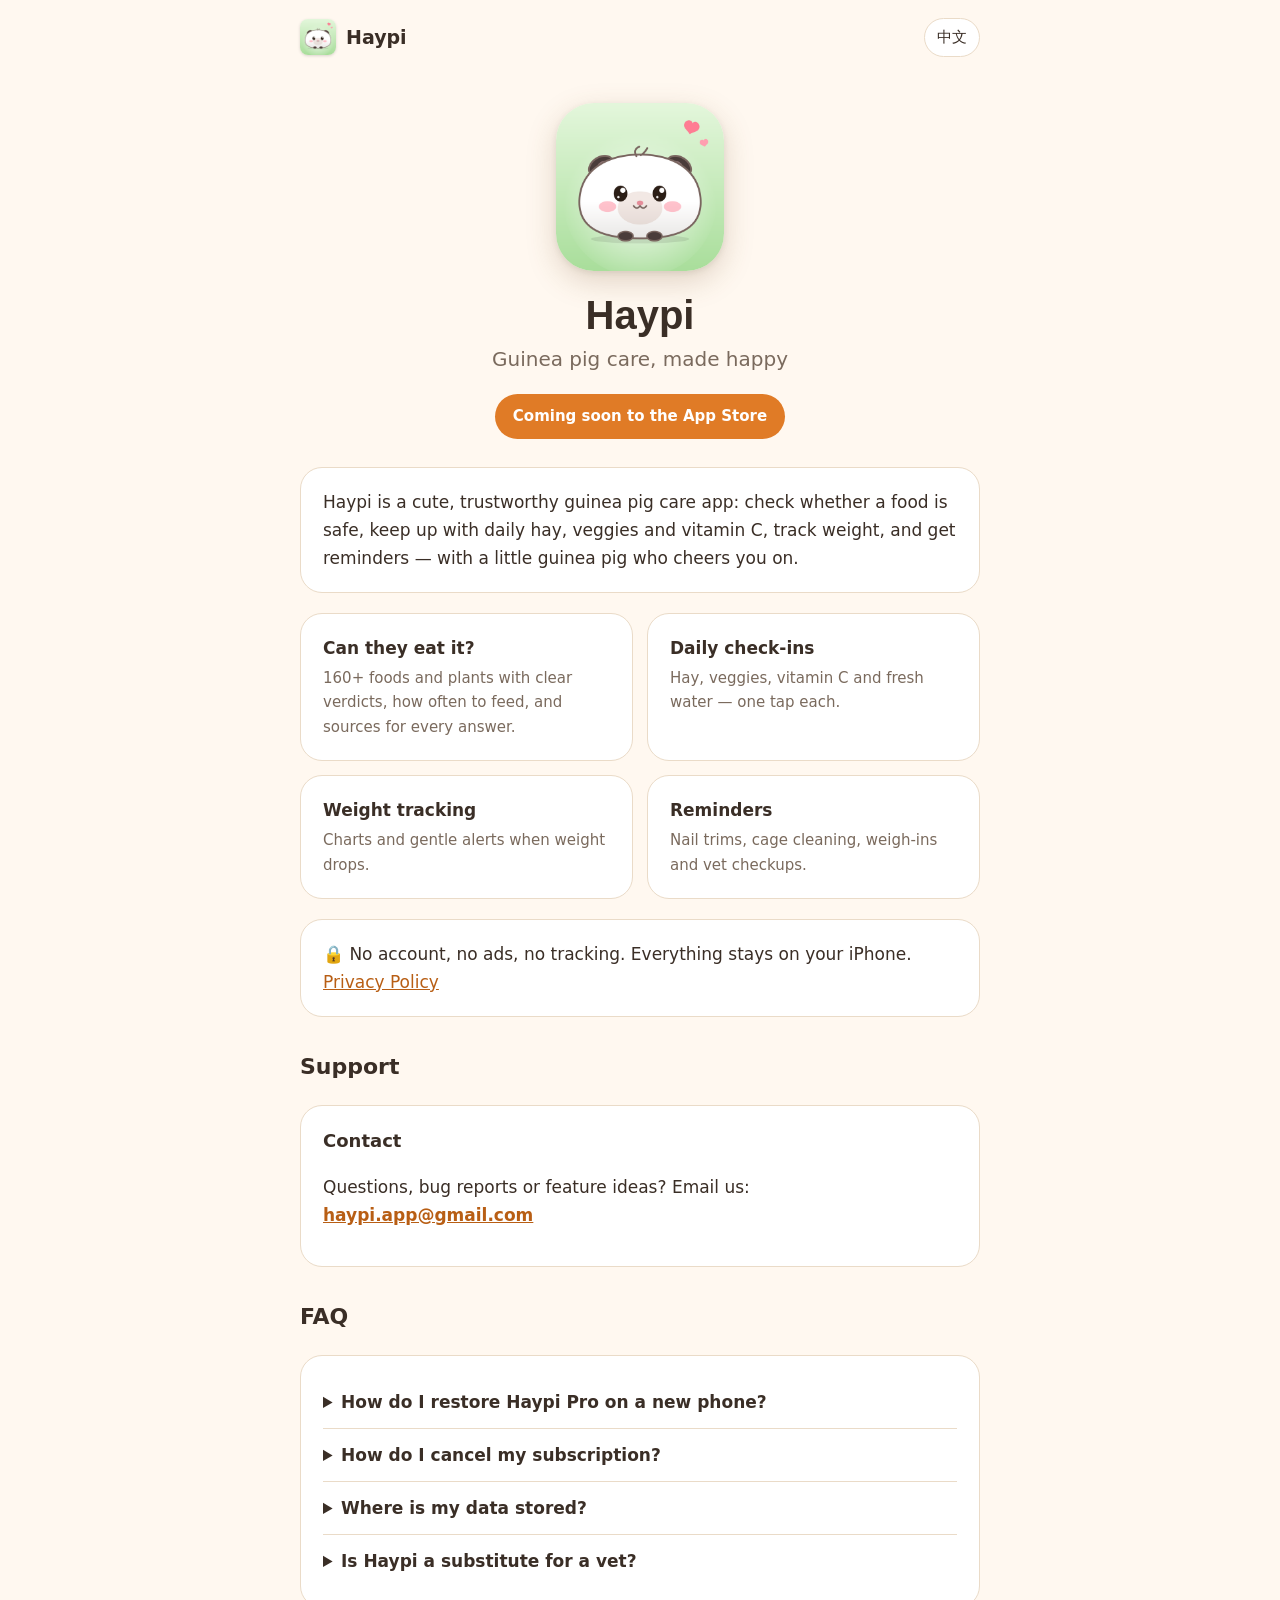
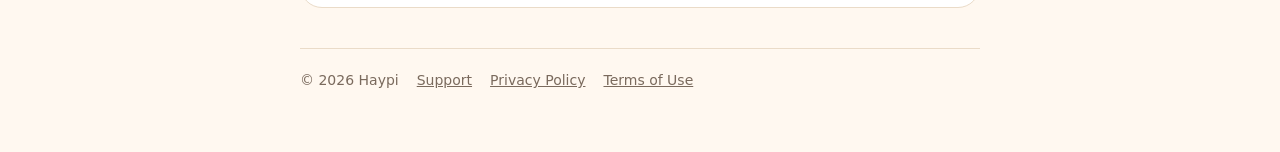
<file: index.html>
<!doctype html>
<html lang="en">
<head>
<meta charset="utf-8">
<meta name="viewport" content="width=device-width, initial-scale=1">
<title>Haypi</title>
<meta name="description" content="Guinea pig care, made happy">
<link rel="stylesheet" href="assets/style.css">
<link rel="icon" type="image/png" href="assets/icon.png">
<link rel="apple-touch-icon" href="assets/icon.png">
<link rel="alternate" hreflang="zh-Hans" href="https://ckh0at.github.io/haypi/zh/">
</head>
<body>
<div class="wrap">
<header class="top">
<a class="brand" href="./"><img src="assets/icon.png" alt="" width="36" height="36"><span>Haypi</span></a>
<a class="lang" href="zh/" hreflang="zh-Hans">中文</a>
</header>
<main>
<section class="hero">
<img class="appicon" src="assets/icon-512.png" alt="Haypi" width="168" height="168">
<h1>Haypi</h1>
<p class="tagline">Guinea pig care, made happy</p>
<span class="status">Coming soon to the App Store</span>
</section>
<div class="card"><p style="margin:0">Haypi is a cute, trustworthy guinea pig care app: check whether a food is safe, keep up with daily hay, veggies and vitamin C, track weight, and get reminders — with a little guinea pig who cheers you on.</p></div>
<div class="features"><div class="card"><h3>Can they eat it?</h3><p>160+ foods and plants with clear verdicts, how often to feed, and sources for every answer.</p></div><div class="card"><h3>Daily check-ins</h3><p>Hay, veggies, vitamin C and fresh water — one tap each.</p></div><div class="card"><h3>Weight tracking</h3><p>Charts and gentle alerts when weight drops.</p></div><div class="card"><h3>Reminders</h3><p>Nail trims, cage cleaning, weigh-ins and vet checkups.</p></div></div>
<div class="card"><p style="margin:0">🔒 No account, no ads, no tracking. Everything stays on your iPhone. <a href="privacy.html">Privacy Policy</a></p></div>
<h2 id="support">Support</h2>
<div class="card">
<h3 style="margin-top:0">Contact</h3>
<p>Questions, bug reports or feature ideas? Email us:<br><a class="mail" href="mailto:haypi.app@gmail.com">haypi.app@gmail.com</a></p>
</div>
<h2>FAQ</h2>
<div class="card"><details><summary>How do I restore Haypi Pro on a new phone?</summary><p>Sign in with the same Apple Account, then open Me › Settings › Restore purchases.</p></details><details><summary>How do I cancel my subscription?</summary><p>On your iPhone, open Settings › Apple Account › Subscriptions › Haypi. Pro stays active until the end of the period you&#x27;ve paid for.</p></details><details><summary>Where is my data stored?</summary><p>Only on your device. Haypi has no servers and no account. Pro users can export everything as JSON or CSV from Settings.</p></details><details><summary>Is Haypi a substitute for a vet?</summary><p>No. Haypi gives general guidance from cited sources. If you&#x27;re worried about your guinea pig&#x27;s health, please contact a vet experienced with guinea pigs.</p></details></div>

</main>
<footer>
<span>© 2026 Haypi</span>
<a href="./#support">Support</a>
<a href="./privacy.html">Privacy Policy</a>
<a href="./terms.html">Terms of Use</a>
</footer>
</div>
</body>
</html>
</file>
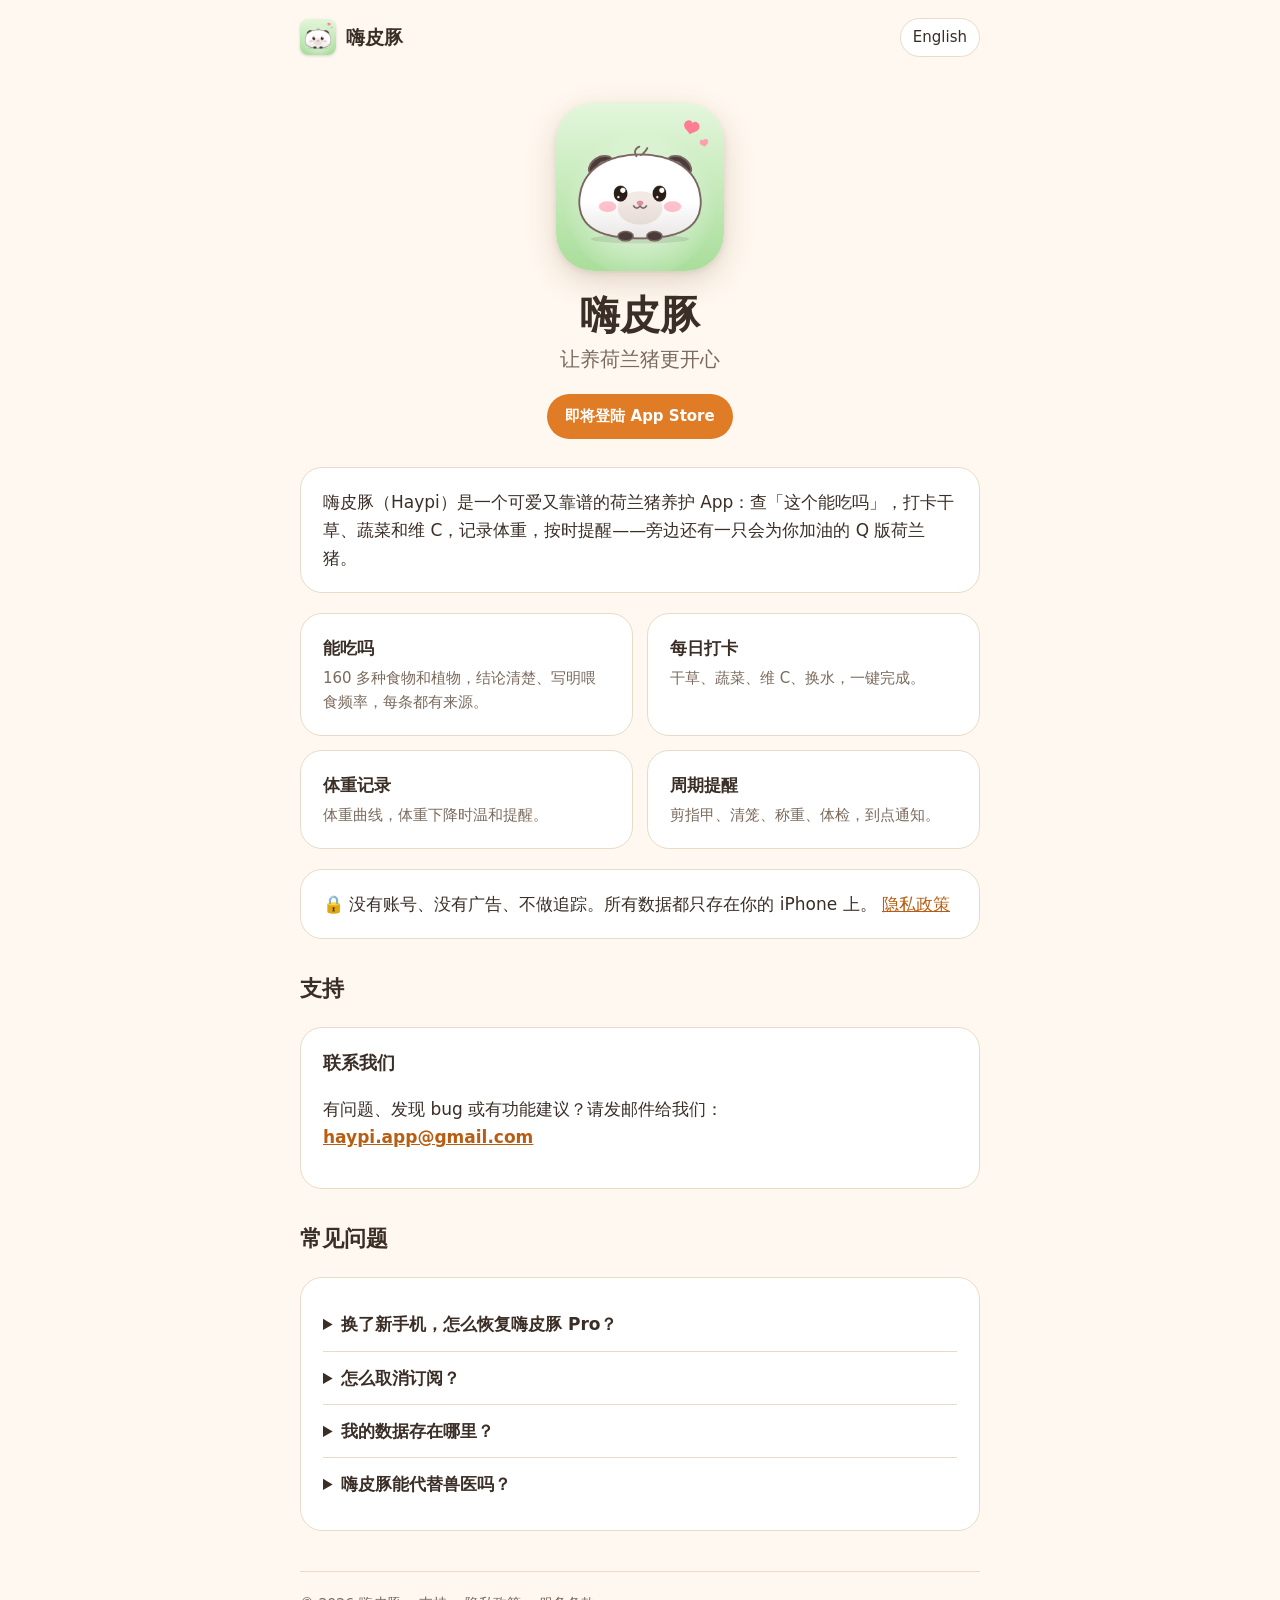
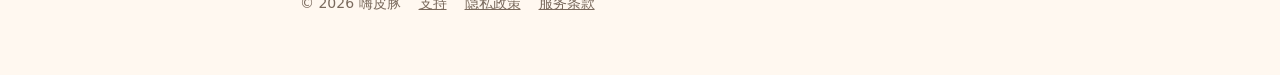
<file: zh/index.html>
<!doctype html>
<html lang="zh-Hans">
<head>
<meta charset="utf-8">
<meta name="viewport" content="width=device-width, initial-scale=1">
<title>嗨皮豚</title>
<meta name="description" content="让养荷兰猪更开心">
<link rel="stylesheet" href="../assets/style.css">
<link rel="icon" type="image/png" href="../assets/icon.png">
<link rel="apple-touch-icon" href="../assets/icon.png">
<link rel="alternate" hreflang="en" href="https://ckh0at.github.io/haypi/">
</head>
<body>
<div class="wrap">
<header class="top">
<a class="brand" href="../zh/"><img src="../assets/icon.png" alt="" width="36" height="36"><span>嗨皮豚</span></a>
<a class="lang" href="../" hreflang="en">English</a>
</header>
<main>
<section class="hero">
<img class="appicon" src="../assets/icon-512.png" alt="嗨皮豚" width="168" height="168">
<h1>嗨皮豚</h1>
<p class="tagline">让养荷兰猪更开心</p>
<span class="status">即将登陆 App Store</span>
</section>
<div class="card"><p style="margin:0">嗨皮豚（Haypi）是一个可爱又靠谱的荷兰猪养护 App：查「这个能吃吗」，打卡干草、蔬菜和维 C，记录体重，按时提醒——旁边还有一只会为你加油的 Q 版荷兰猪。</p></div>
<div class="features"><div class="card"><h3>能吃吗</h3><p>160 多种食物和植物，结论清楚、写明喂食频率，每条都有来源。</p></div><div class="card"><h3>每日打卡</h3><p>干草、蔬菜、维 C、换水，一键完成。</p></div><div class="card"><h3>体重记录</h3><p>体重曲线，体重下降时温和提醒。</p></div><div class="card"><h3>周期提醒</h3><p>剪指甲、清笼、称重、体检，到点通知。</p></div></div>
<div class="card"><p style="margin:0">🔒 没有账号、没有广告、不做追踪。所有数据都只存在你的 iPhone 上。 <a href="privacy.html">隐私政策</a></p></div>
<h2 id="support">支持</h2>
<div class="card">
<h3 style="margin-top:0">联系我们</h3>
<p>有问题、发现 bug 或有功能建议？请发邮件给我们：<br><a class="mail" href="mailto:haypi.app@gmail.com">haypi.app@gmail.com</a></p>
</div>
<h2>常见问题</h2>
<div class="card"><details><summary>换了新手机，怎么恢复嗨皮豚 Pro？</summary><p>登录同一个 Apple 账户，然后打开「我的 › 设置 › 恢复购买」。</p></details><details><summary>怎么取消订阅？</summary><p>在 iPhone 上打开「设置 › Apple 账户 › 订阅 › Haypi」。取消后，Pro 会保留到已付费周期结束。</p></details><details><summary>我的数据存在哪里？</summary><p>只存在你的设备上。嗨皮豚没有服务器，也没有账号。Pro 用户可以在设置里把全部数据导出为 JSON 或 CSV。</p></details><details><summary>嗨皮豚能代替兽医吗？</summary><p>不能。嗨皮豚提供的是基于公开来源的一般性建议。如果担心荷兰猪的健康，请咨询熟悉荷兰猪的兽医。</p></details></div>

</main>
<footer>
<span>© 2026 嗨皮豚</span>
<a href="../zh/#support">支持</a>
<a href="../zh/privacy.html">隐私政策</a>
<a href="../zh/terms.html">服务条款</a>
</footer>
</div>
</body>
</html>
</file>
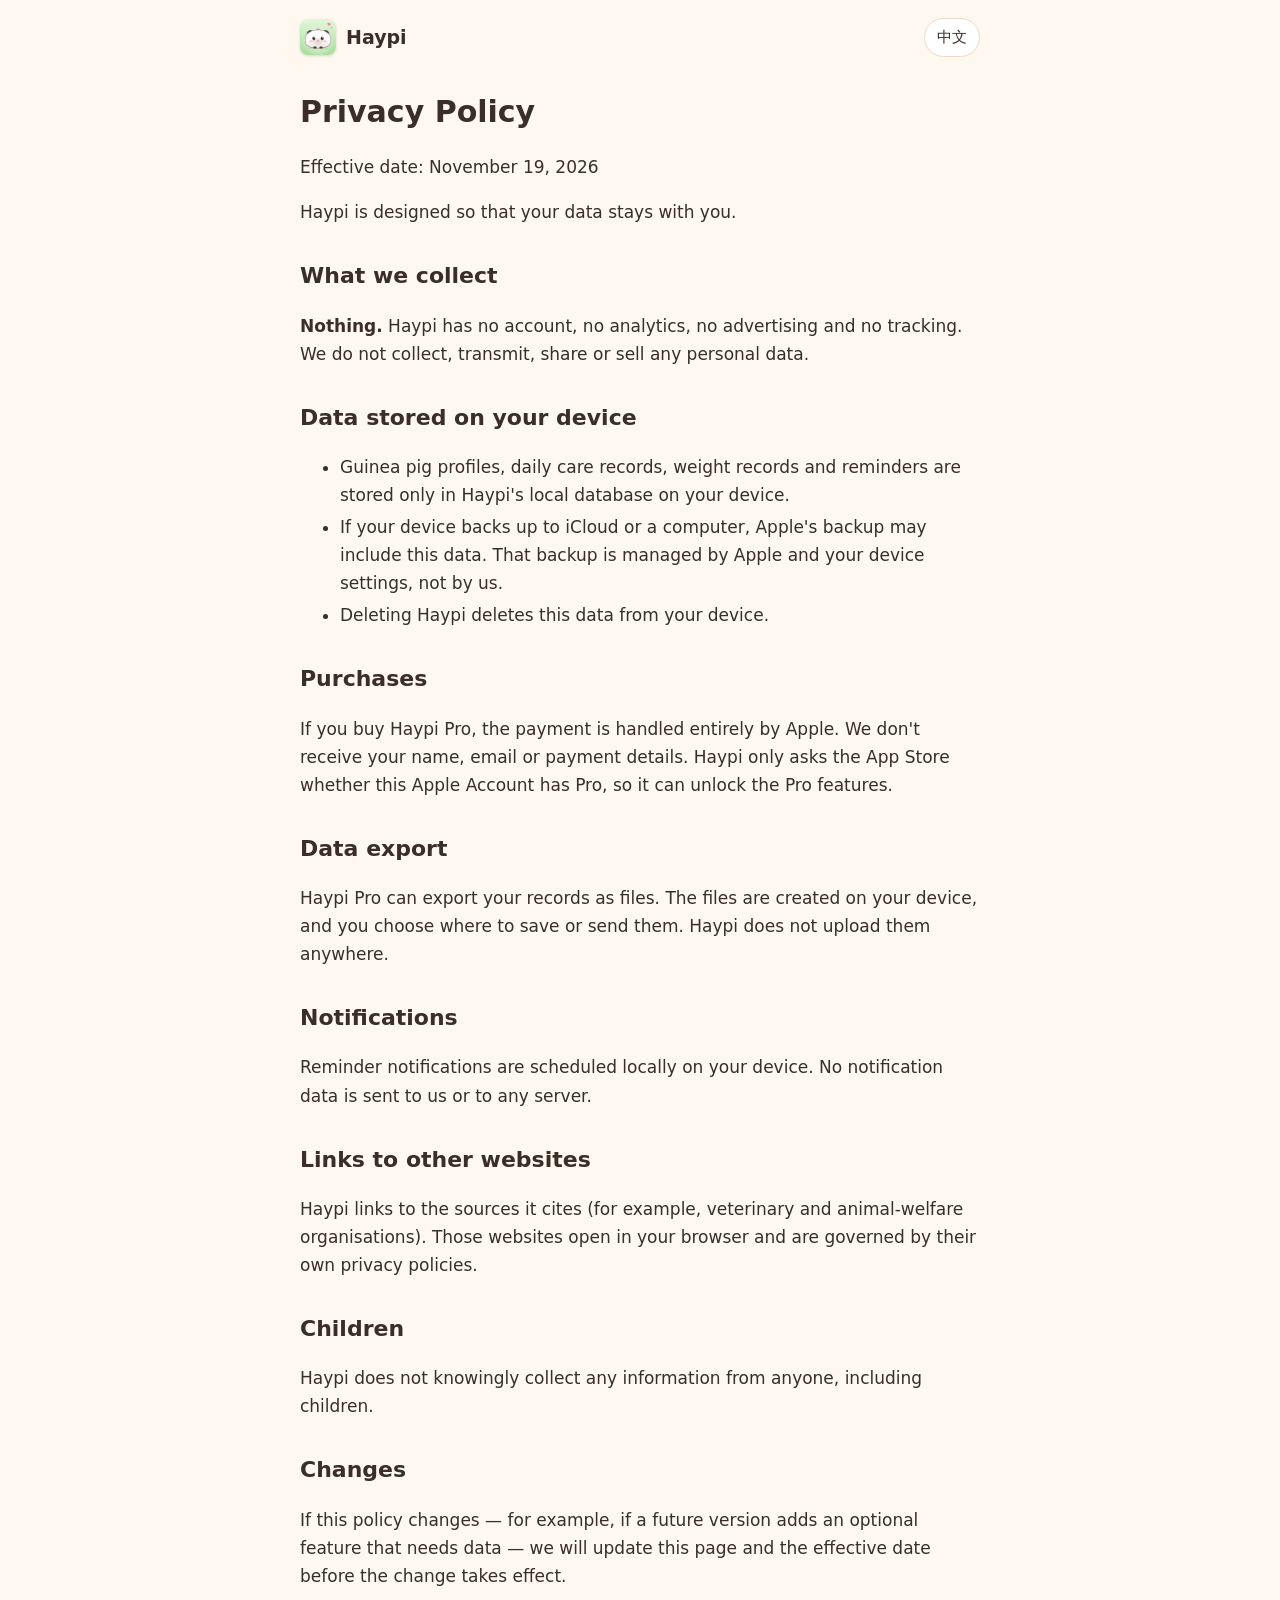
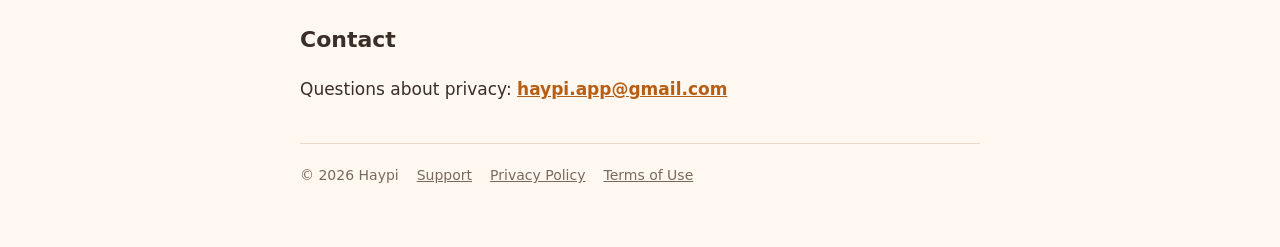
<file: privacy.html>
<!doctype html>
<html lang="en">
<head>
<meta charset="utf-8">
<meta name="viewport" content="width=device-width, initial-scale=1">
<title>Privacy Policy · Haypi</title>
<meta name="description" content="Guinea pig care, made happy">
<link rel="stylesheet" href="assets/style.css">
<link rel="icon" type="image/png" href="assets/icon.png">
<link rel="apple-touch-icon" href="assets/icon.png">
<link rel="alternate" hreflang="zh-Hans" href="https://ckh0at.github.io/haypi/zh/privacy.html">
</head>
<body>
<div class="wrap">
<header class="top">
<a class="brand" href="./"><img src="assets/icon.png" alt="" width="36" height="36"><span>Haypi</span></a>
<a class="lang" href="zh/privacy.html" hreflang="zh-Hans">中文</a>
</header>
<main>
<article class="doc"><h1>Privacy Policy</h1>
<p>Effective date: November 19, 2026</p>
<p>Haypi is designed so that your data stays with you.</p>
<h2>What we collect</h2>
<p><strong>Nothing.</strong> Haypi has no account, no analytics, no advertising and no tracking. We do not collect, transmit, share or sell any personal data.</p>
<h2>Data stored on your device</h2>
<ul><li>Guinea pig profiles, daily care records, weight records and reminders are stored only in Haypi's local database on your device.</li><li>If your device backs up to iCloud or a computer, Apple's backup may include this data. That backup is managed by Apple and your device settings, not by us.</li><li>Deleting Haypi deletes this data from your device.</li></ul>
<h2>Purchases</h2>
<p>If you buy Haypi Pro, the payment is handled entirely by Apple. We don't receive your name, email or payment details. Haypi only asks the App Store whether this Apple Account has Pro, so it can unlock the Pro features.</p>
<h2>Data export</h2>
<p>Haypi Pro can export your records as files. The files are created on your device, and you choose where to save or send them. Haypi does not upload them anywhere.</p>
<h2>Notifications</h2>
<p>Reminder notifications are scheduled locally on your device. No notification data is sent to us or to any server.</p>
<h2>Links to other websites</h2>
<p>Haypi links to the sources it cites (for example, veterinary and animal-welfare organisations). Those websites open in your browser and are governed by their own privacy policies.</p>
<h2>Children</h2>
<p>Haypi does not knowingly collect any information from anyone, including children.</p>
<h2>Changes</h2>
<p>If this policy changes — for example, if a future version adds an optional feature that needs data — we will update this page and the effective date before the change takes effect.</p>
<h2>Contact</h2>
<p>Questions about privacy: <a class="mail" href="mailto:haypi.app@gmail.com">haypi.app@gmail.com</a></p></article>
</main>
<footer>
<span>© 2026 Haypi</span>
<a href="./#support">Support</a>
<a href="./privacy.html">Privacy Policy</a>
<a href="./terms.html">Terms of Use</a>
</footer>
</div>
</body>
</html>
</file>
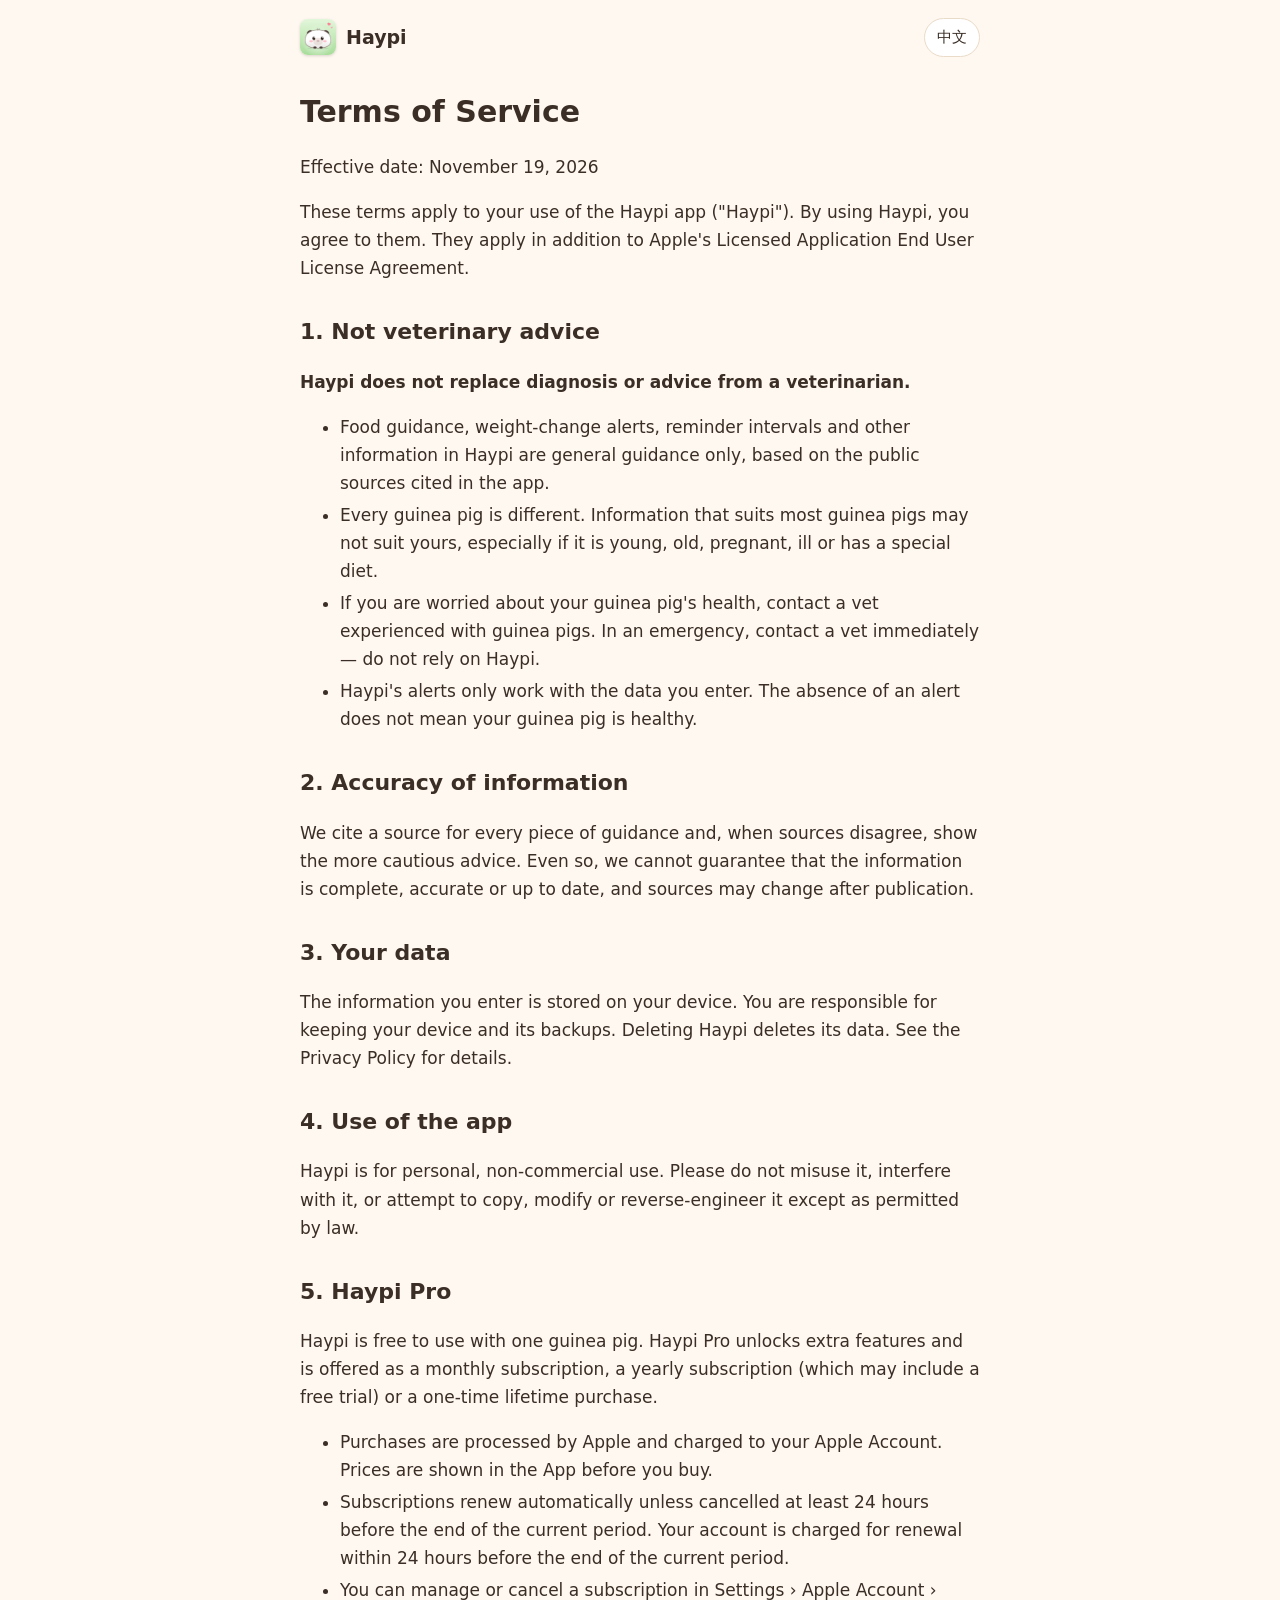
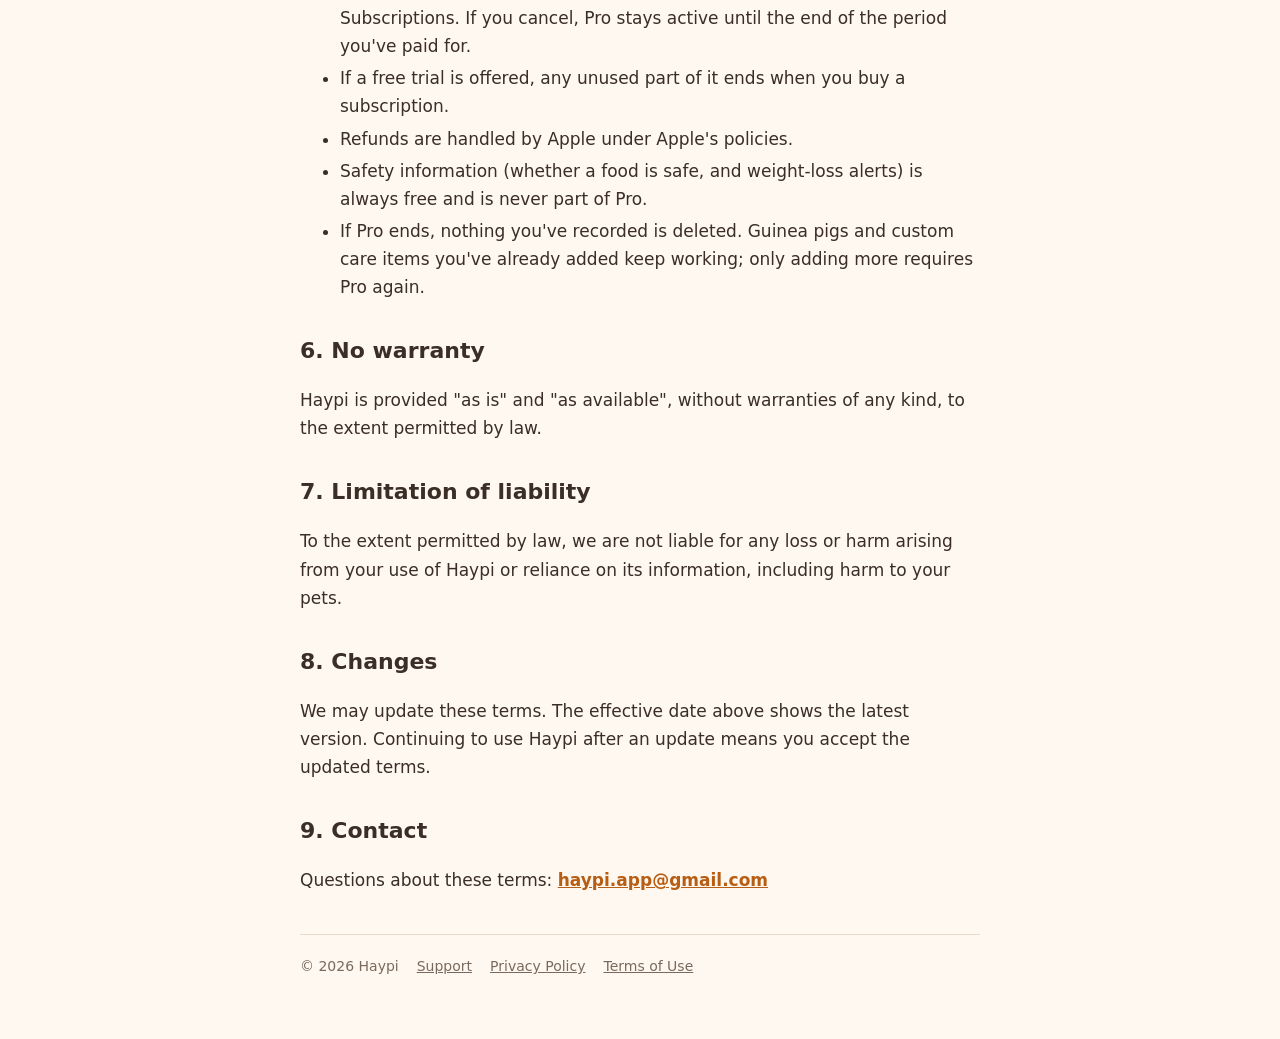
<file: terms.html>
<!doctype html>
<html lang="en">
<head>
<meta charset="utf-8">
<meta name="viewport" content="width=device-width, initial-scale=1">
<title>Terms of Use · Haypi</title>
<meta name="description" content="Guinea pig care, made happy">
<link rel="stylesheet" href="assets/style.css">
<link rel="icon" type="image/png" href="assets/icon.png">
<link rel="apple-touch-icon" href="assets/icon.png">
<link rel="alternate" hreflang="zh-Hans" href="https://ckh0at.github.io/haypi/zh/terms.html">
</head>
<body>
<div class="wrap">
<header class="top">
<a class="brand" href="./"><img src="assets/icon.png" alt="" width="36" height="36"><span>Haypi</span></a>
<a class="lang" href="zh/terms.html" hreflang="zh-Hans">中文</a>
</header>
<main>
<article class="doc"><h1>Terms of Service</h1>
<p>Effective date: November 19, 2026</p>
<p>These terms apply to your use of the Haypi app ("Haypi"). By using Haypi, you agree to them. They apply in addition to Apple's Licensed Application End User License Agreement.</p>
<h2>1. Not veterinary advice</h2>
<p><strong>Haypi does not replace diagnosis or advice from a veterinarian.</strong></p>
<ul><li>Food guidance, weight-change alerts, reminder intervals and other information in Haypi are general guidance only, based on the public sources cited in the app.</li><li>Every guinea pig is different. Information that suits most guinea pigs may not suit yours, especially if it is young, old, pregnant, ill or has a special diet.</li><li>If you are worried about your guinea pig's health, contact a vet experienced with guinea pigs. In an emergency, contact a vet immediately — do not rely on Haypi.</li><li>Haypi's alerts only work with the data you enter. The absence of an alert does not mean your guinea pig is healthy.</li></ul>
<h2>2. Accuracy of information</h2>
<p>We cite a source for every piece of guidance and, when sources disagree, show the more cautious advice. Even so, we cannot guarantee that the information is complete, accurate or up to date, and sources may change after publication.</p>
<h2>3. Your data</h2>
<p>The information you enter is stored on your device. You are responsible for keeping your device and its backups. Deleting Haypi deletes its data. See the Privacy Policy for details.</p>
<h2>4. Use of the app</h2>
<p>Haypi is for personal, non-commercial use. Please do not misuse it, interfere with it, or attempt to copy, modify or reverse-engineer it except as permitted by law.</p>
<h2>5. Haypi Pro</h2>
<p>Haypi is free to use with one guinea pig. Haypi Pro unlocks extra features and is offered as a monthly subscription, a yearly subscription (which may include a free trial) or a one-time lifetime purchase.</p>
<ul><li>Purchases are processed by Apple and charged to your Apple Account. Prices are shown in the App before you buy.</li><li>Subscriptions renew automatically unless cancelled at least 24 hours before the end of the current period. Your account is charged for renewal within 24 hours before the end of the current period.</li><li>You can manage or cancel a subscription in Settings › Apple Account › Subscriptions. If you cancel, Pro stays active until the end of the period you've paid for.</li><li>If a free trial is offered, any unused part of it ends when you buy a subscription.</li><li>Refunds are handled by Apple under Apple's policies.</li><li>Safety information (whether a food is safe, and weight-loss alerts) is always free and is never part of Pro.</li><li>If Pro ends, nothing you've recorded is deleted. Guinea pigs and custom care items you've already added keep working; only adding more requires Pro again.</li></ul>
<h2>6. No warranty</h2>
<p>Haypi is provided "as is" and "as available", without warranties of any kind, to the extent permitted by law.</p>
<h2>7. Limitation of liability</h2>
<p>To the extent permitted by law, we are not liable for any loss or harm arising from your use of Haypi or reliance on its information, including harm to your pets.</p>
<h2>8. Changes</h2>
<p>We may update these terms. The effective date above shows the latest version. Continuing to use Haypi after an update means you accept the updated terms.</p>
<h2>9. Contact</h2>
<p>Questions about these terms: <a class="mail" href="mailto:haypi.app@gmail.com">haypi.app@gmail.com</a></p></article>
</main>
<footer>
<span>© 2026 Haypi</span>
<a href="./#support">Support</a>
<a href="./privacy.html">Privacy Policy</a>
<a href="./terms.html">Terms of Use</a>
</footer>
</div>
</body>
</html>
</file>
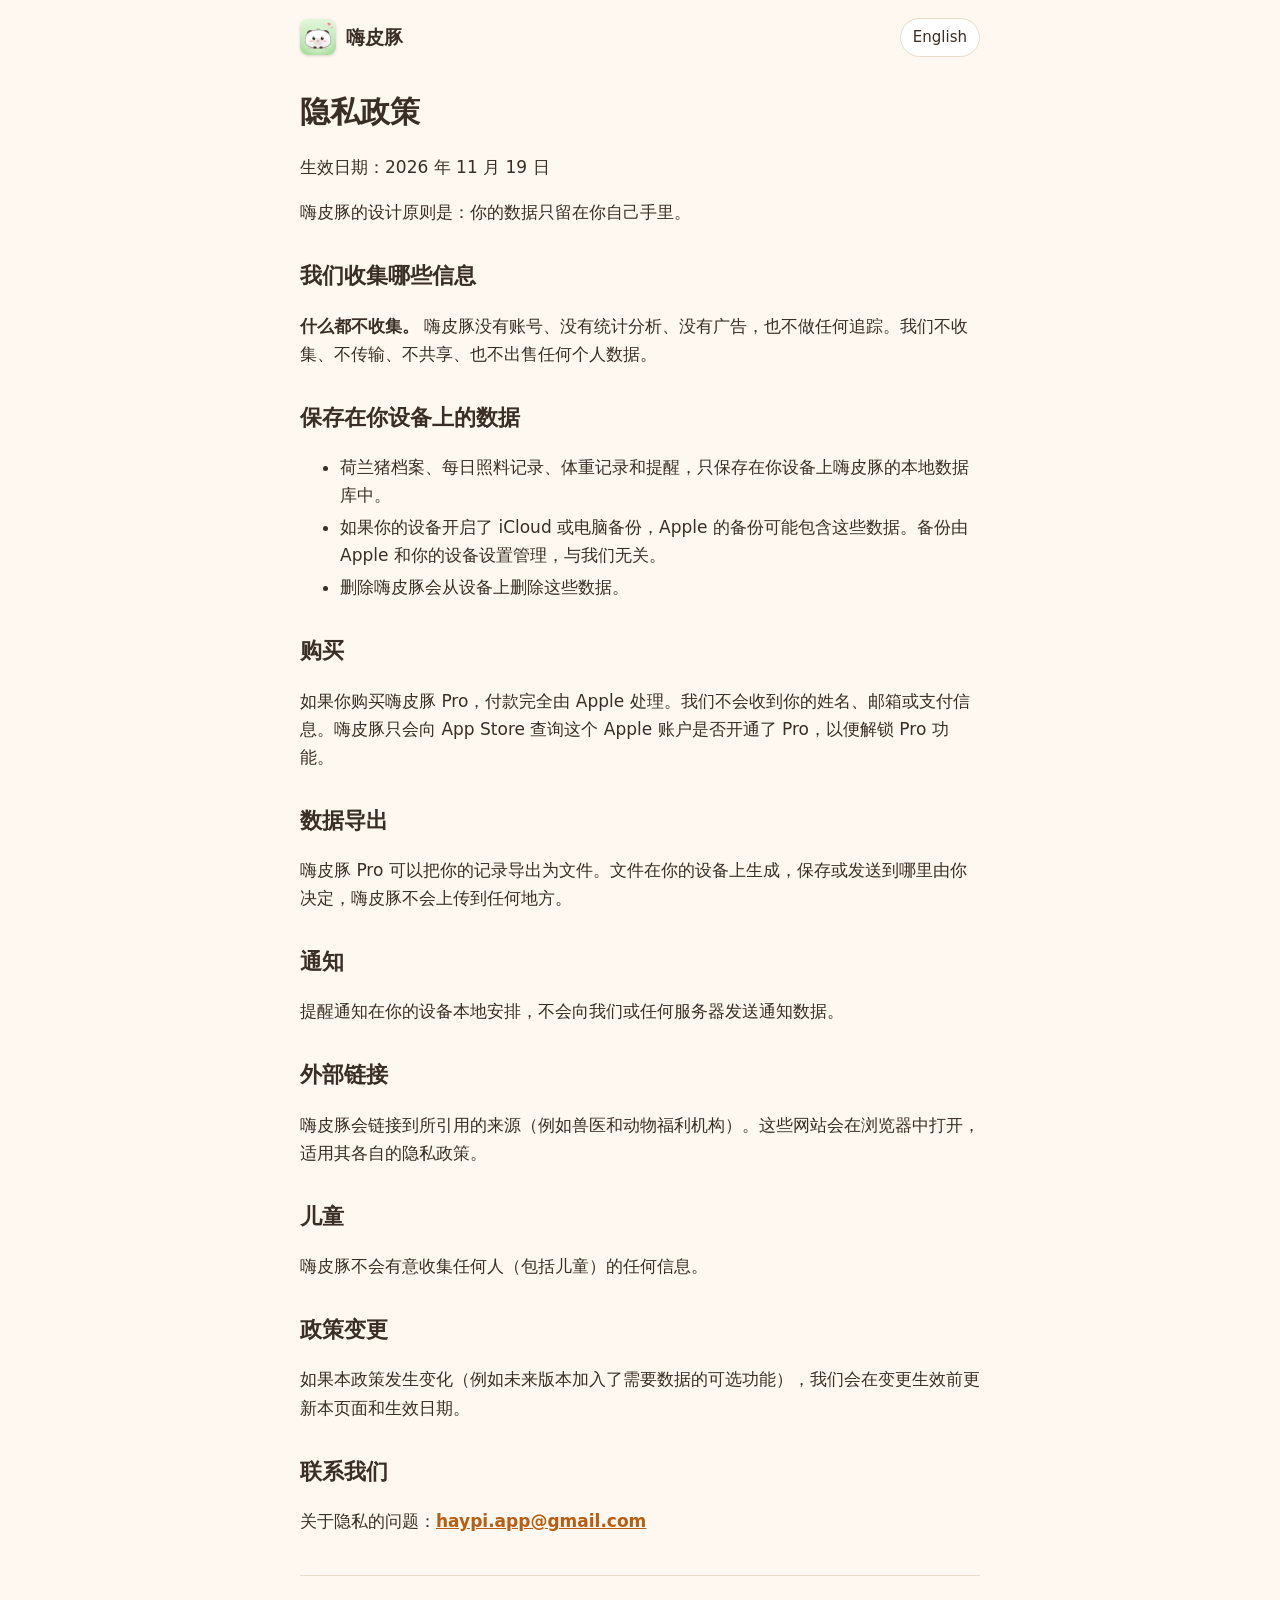
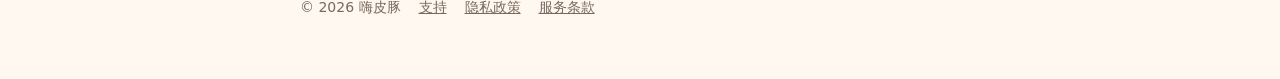
<file: zh/privacy.html>
<!doctype html>
<html lang="zh-Hans">
<head>
<meta charset="utf-8">
<meta name="viewport" content="width=device-width, initial-scale=1">
<title>隐私政策 · 嗨皮豚</title>
<meta name="description" content="让养荷兰猪更开心">
<link rel="stylesheet" href="../assets/style.css">
<link rel="icon" type="image/png" href="../assets/icon.png">
<link rel="apple-touch-icon" href="../assets/icon.png">
<link rel="alternate" hreflang="en" href="https://ckh0at.github.io/haypi/privacy.html">
</head>
<body>
<div class="wrap">
<header class="top">
<a class="brand" href="../zh/"><img src="../assets/icon.png" alt="" width="36" height="36"><span>嗨皮豚</span></a>
<a class="lang" href="../privacy.html" hreflang="en">English</a>
</header>
<main>
<article class="doc"><h1>隐私政策</h1>
<p>生效日期：2026 年 11 月 19 日</p>
<p>嗨皮豚的设计原则是：你的数据只留在你自己手里。</p>
<h2>我们收集哪些信息</h2>
<p><strong>什么都不收集。</strong> 嗨皮豚没有账号、没有统计分析、没有广告，也不做任何追踪。我们不收集、不传输、不共享、也不出售任何个人数据。</p>
<h2>保存在你设备上的数据</h2>
<ul><li>荷兰猪档案、每日照料记录、体重记录和提醒，只保存在你设备上嗨皮豚的本地数据库中。</li><li>如果你的设备开启了 iCloud 或电脑备份，Apple 的备份可能包含这些数据。备份由 Apple 和你的设备设置管理，与我们无关。</li><li>删除嗨皮豚会从设备上删除这些数据。</li></ul>
<h2>购买</h2>
<p>如果你购买嗨皮豚 Pro，付款完全由 Apple 处理。我们不会收到你的姓名、邮箱或支付信息。嗨皮豚只会向 App Store 查询这个 Apple 账户是否开通了 Pro，以便解锁 Pro 功能。</p>
<h2>数据导出</h2>
<p>嗨皮豚 Pro 可以把你的记录导出为文件。文件在你的设备上生成，保存或发送到哪里由你决定，嗨皮豚不会上传到任何地方。</p>
<h2>通知</h2>
<p>提醒通知在你的设备本地安排，不会向我们或任何服务器发送通知数据。</p>
<h2>外部链接</h2>
<p>嗨皮豚会链接到所引用的来源（例如兽医和动物福利机构）。这些网站会在浏览器中打开，适用其各自的隐私政策。</p>
<h2>儿童</h2>
<p>嗨皮豚不会有意收集任何人（包括儿童）的任何信息。</p>
<h2>政策变更</h2>
<p>如果本政策发生变化（例如未来版本加入了需要数据的可选功能），我们会在变更生效前更新本页面和生效日期。</p>
<h2>联系我们</h2>
<p>关于隐私的问题：<a class="mail" href="mailto:haypi.app@gmail.com">haypi.app@gmail.com</a></p></article>
</main>
<footer>
<span>© 2026 嗨皮豚</span>
<a href="../zh/#support">支持</a>
<a href="../zh/privacy.html">隐私政策</a>
<a href="../zh/terms.html">服务条款</a>
</footer>
</div>
</body>
</html>
</file>
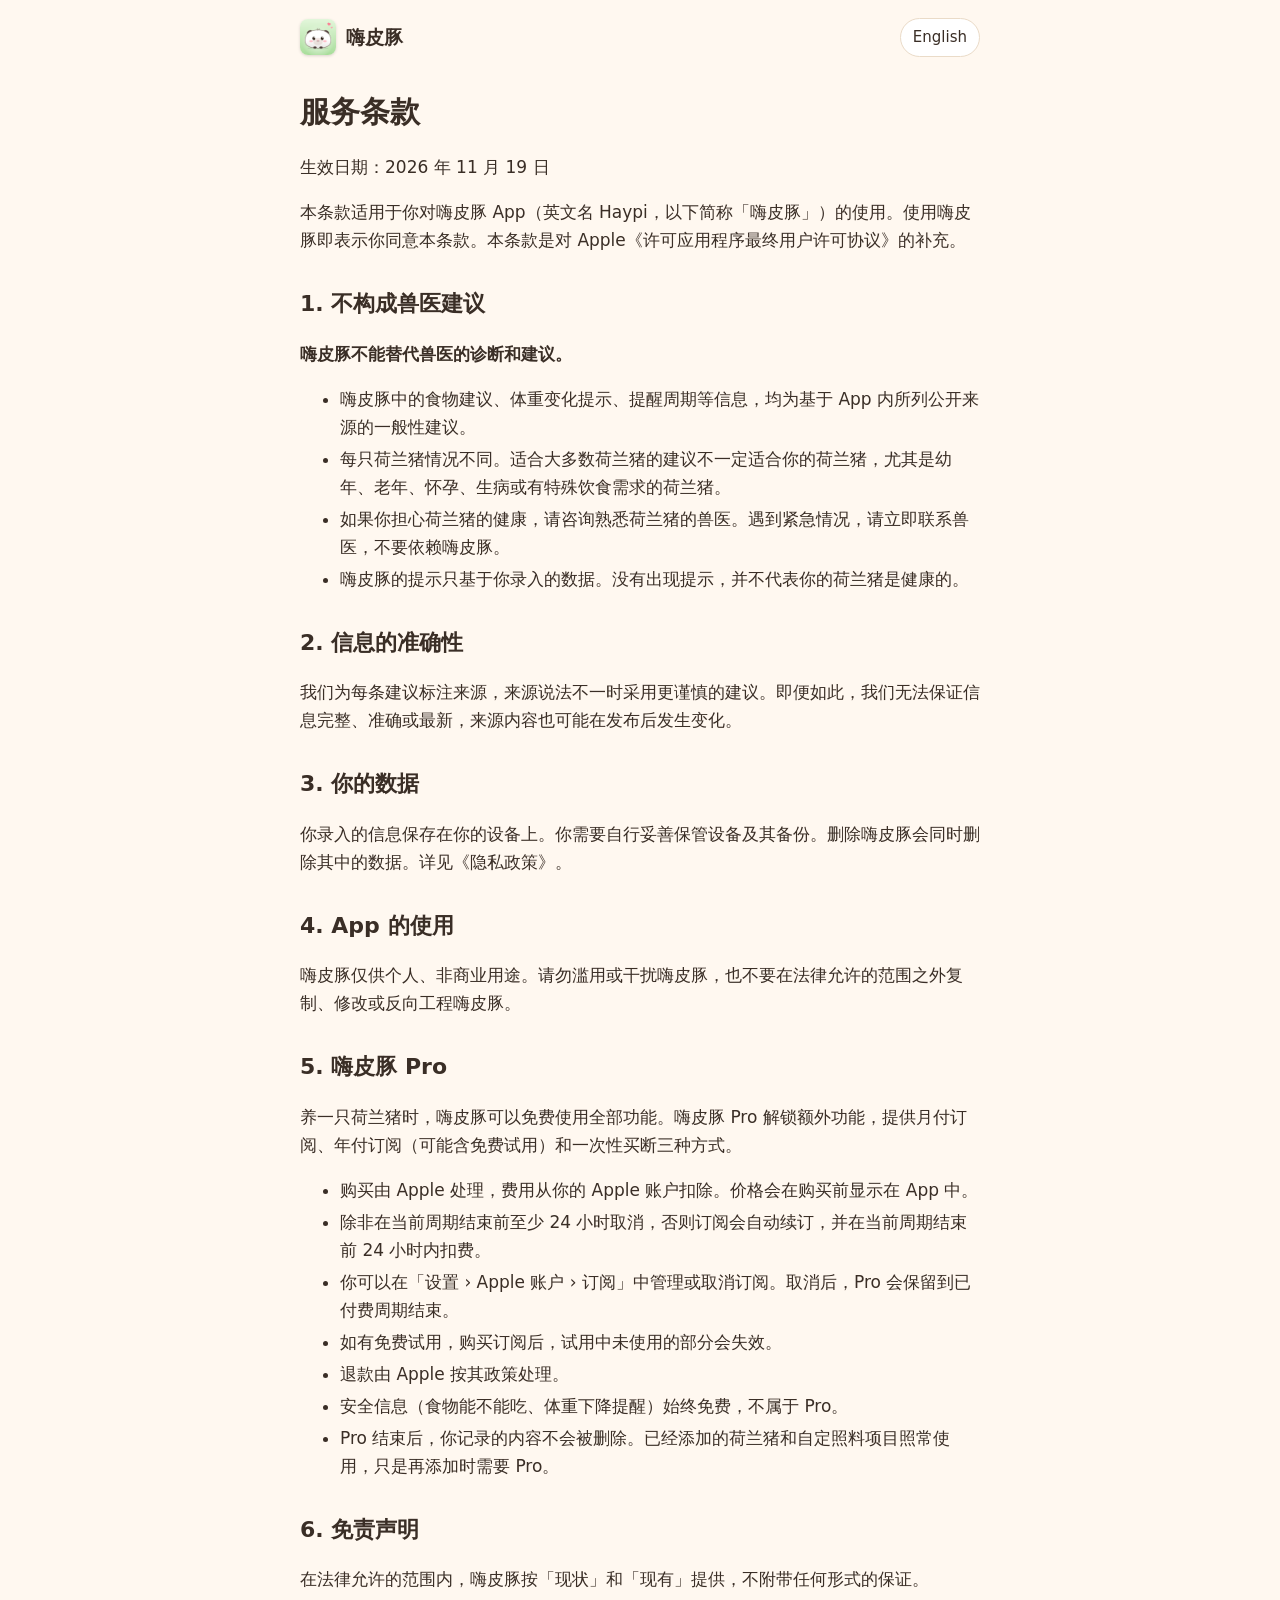
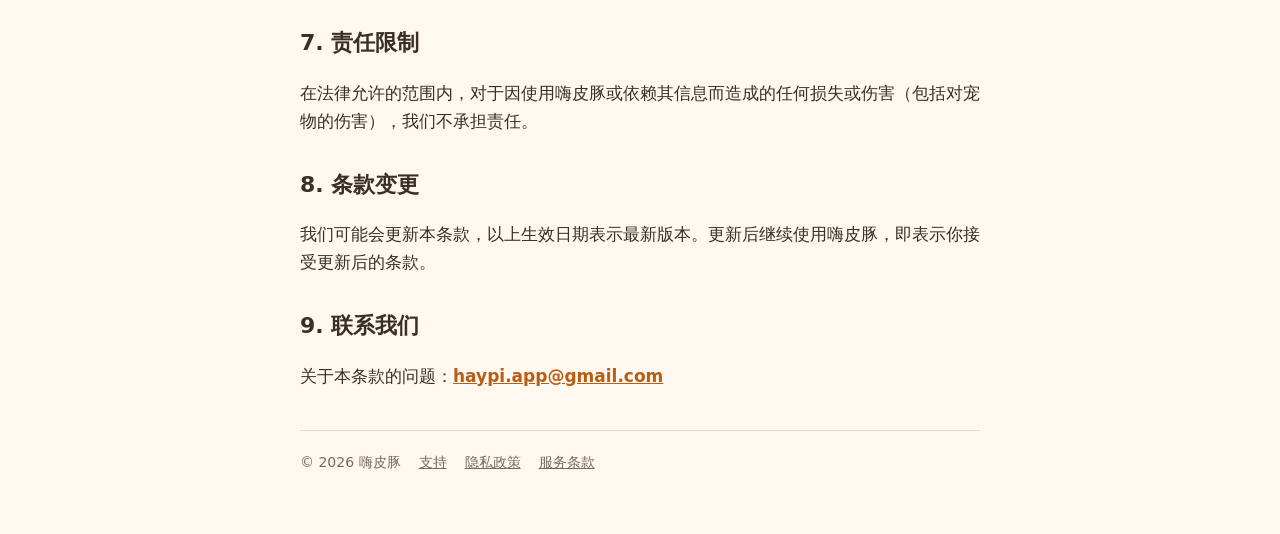
<file: zh/terms.html>
<!doctype html>
<html lang="zh-Hans">
<head>
<meta charset="utf-8">
<meta name="viewport" content="width=device-width, initial-scale=1">
<title>服务条款 · 嗨皮豚</title>
<meta name="description" content="让养荷兰猪更开心">
<link rel="stylesheet" href="../assets/style.css">
<link rel="icon" type="image/png" href="../assets/icon.png">
<link rel="apple-touch-icon" href="../assets/icon.png">
<link rel="alternate" hreflang="en" href="https://ckh0at.github.io/haypi/terms.html">
</head>
<body>
<div class="wrap">
<header class="top">
<a class="brand" href="../zh/"><img src="../assets/icon.png" alt="" width="36" height="36"><span>嗨皮豚</span></a>
<a class="lang" href="../terms.html" hreflang="en">English</a>
</header>
<main>
<article class="doc"><h1>服务条款</h1>
<p>生效日期：2026 年 11 月 19 日</p>
<p>本条款适用于你对嗨皮豚 App（英文名 Haypi，以下简称「嗨皮豚」）的使用。使用嗨皮豚即表示你同意本条款。本条款是对 Apple《许可应用程序最终用户许可协议》的补充。</p>
<h2>1. 不构成兽医建议</h2>
<p><strong>嗨皮豚不能替代兽医的诊断和建议。</strong></p>
<ul><li>嗨皮豚中的食物建议、体重变化提示、提醒周期等信息，均为基于 App 内所列公开来源的一般性建议。</li><li>每只荷兰猪情况不同。适合大多数荷兰猪的建议不一定适合你的荷兰猪，尤其是幼年、老年、怀孕、生病或有特殊饮食需求的荷兰猪。</li><li>如果你担心荷兰猪的健康，请咨询熟悉荷兰猪的兽医。遇到紧急情况，请立即联系兽医，不要依赖嗨皮豚。</li><li>嗨皮豚的提示只基于你录入的数据。没有出现提示，并不代表你的荷兰猪是健康的。</li></ul>
<h2>2. 信息的准确性</h2>
<p>我们为每条建议标注来源，来源说法不一时采用更谨慎的建议。即便如此，我们无法保证信息完整、准确或最新，来源内容也可能在发布后发生变化。</p>
<h2>3. 你的数据</h2>
<p>你录入的信息保存在你的设备上。你需要自行妥善保管设备及其备份。删除嗨皮豚会同时删除其中的数据。详见《隐私政策》。</p>
<h2>4. App 的使用</h2>
<p>嗨皮豚仅供个人、非商业用途。请勿滥用或干扰嗨皮豚，也不要在法律允许的范围之外复制、修改或反向工程嗨皮豚。</p>
<h2>5. 嗨皮豚 Pro</h2>
<p>养一只荷兰猪时，嗨皮豚可以免费使用全部功能。嗨皮豚 Pro 解锁额外功能，提供月付订阅、年付订阅（可能含免费试用）和一次性买断三种方式。</p>
<ul><li>购买由 Apple 处理，费用从你的 Apple 账户扣除。价格会在购买前显示在 App 中。</li><li>除非在当前周期结束前至少 24 小时取消，否则订阅会自动续订，并在当前周期结束前 24 小时内扣费。</li><li>你可以在「设置 › Apple 账户 › 订阅」中管理或取消订阅。取消后，Pro 会保留到已付费周期结束。</li><li>如有免费试用，购买订阅后，试用中未使用的部分会失效。</li><li>退款由 Apple 按其政策处理。</li><li>安全信息（食物能不能吃、体重下降提醒）始终免费，不属于 Pro。</li><li>Pro 结束后，你记录的内容不会被删除。已经添加的荷兰猪和自定照料项目照常使用，只是再添加时需要 Pro。</li></ul>
<h2>6. 免责声明</h2>
<p>在法律允许的范围内，嗨皮豚按「现状」和「现有」提供，不附带任何形式的保证。</p>
<h2>7. 责任限制</h2>
<p>在法律允许的范围内，对于因使用嗨皮豚或依赖其信息而造成的任何损失或伤害（包括对宠物的伤害），我们不承担责任。</p>
<h2>8. 条款变更</h2>
<p>我们可能会更新本条款，以上生效日期表示最新版本。更新后继续使用嗨皮豚，即表示你接受更新后的条款。</p>
<h2>9. 联系我们</h2>
<p>关于本条款的问题：<a class="mail" href="mailto:haypi.app@gmail.com">haypi.app@gmail.com</a></p></article>
</main>
<footer>
<span>© 2026 嗨皮豚</span>
<a href="../zh/#support">支持</a>
<a href="../zh/privacy.html">隐私政策</a>
<a href="../zh/terms.html">服务条款</a>
</footer>
</div>
</body>
</html>
</file>
<file: assets/style.css>
:root{--bg:#FFF8F0;--surface:#FFFFFF;--alt:#F7EDE1;--border:#EADBC8;--text:#3A2E26;--muted:#7A6A5D;--primary:#E07B26;--primary-text:#B85E14}
@media (prefers-color-scheme:dark){:root{--bg:#1C1714;--surface:#2A231E;--alt:#352C26;--border:#463A31;--text:#F5EBE0;--muted:#B8A99B;--primary:#F5A05A;--primary-text:#F5A05A}}
*{box-sizing:border-box}
html{-webkit-text-size-adjust:100%}
body{margin:0;background:var(--bg);color:var(--text);font:17px/1.65 -apple-system,BlinkMacSystemFont,"SF Pro Text","PingFang SC","Hiragino Sans GB","Microsoft YaHei",system-ui,sans-serif}
a{color:var(--primary-text)}
.wrap{max-width:720px;margin:0 auto;padding:0 20px}
header.top{display:flex;align-items:center;justify-content:space-between;padding:18px 0}
header.top .brand{display:flex;align-items:center;gap:10px;font-weight:800;font-size:19px;color:var(--text);text-decoration:none}
header.top .brand img{width:36px;height:36px;border-radius:22.5%;box-shadow:0 1px 3px rgba(0,0,0,.15)}
header.top .lang{font-size:15px;padding:6px 12px;border:1px solid var(--border);border-radius:999px;text-decoration:none;color:var(--text);background:var(--surface)}
.hero{text-align:center;padding:28px 0 8px}
.hero .appicon{width:168px;height:168px;border-radius:22.5%;box-shadow:0 10px 30px rgba(120,80,40,.22),0 2px 6px rgba(0,0,0,.08)}
.hero h1{font:800 40px/1.2 ui-rounded,"SF Pro Rounded",-apple-system,"PingFang SC",sans-serif;margin:12px 0 4px}
.hero .tagline{font-size:20px;color:var(--muted);margin:0 0 18px}
.hero .status{display:inline-block;background:var(--primary);color:#fff;font-weight:700;padding:10px 18px;border-radius:999px;font-size:15px}
.card{background:var(--surface);border:1px solid var(--border);border-radius:22px;padding:20px 22px;margin:20px 0}
.features{display:grid;grid-template-columns:repeat(auto-fit,minmax(min(100%,280px),1fr));gap:14px;margin:20px 0}
.features .card{margin:0}
.features h3{margin:0 0 4px;font-size:17px}
.features p{margin:0;color:var(--muted);font-size:15px}
h2{font-size:22px;margin:32px 0 10px}
h3{font-size:18px;margin:20px 0 6px}
details{border-top:1px solid var(--border);padding:12px 0}
details:first-of-type{border-top:0}
summary{cursor:pointer;font-weight:650}
details p{margin:8px 0 0;color:var(--muted)}
.doc h1{font-size:30px;margin:12px 0 4px}
.doc li{margin:4px 0}
footer{margin:40px 0;padding:20px 0;border-top:1px solid var(--border);font-size:14px;color:var(--muted);display:flex;flex-wrap:wrap;gap:8px 18px}
footer a{color:var(--muted)}
.mail{font-weight:700;word-break:break-all}
.todo{background:#FCE3C6;color:#7A3E00;padding:1px 6px;border-radius:6px}
</file>
